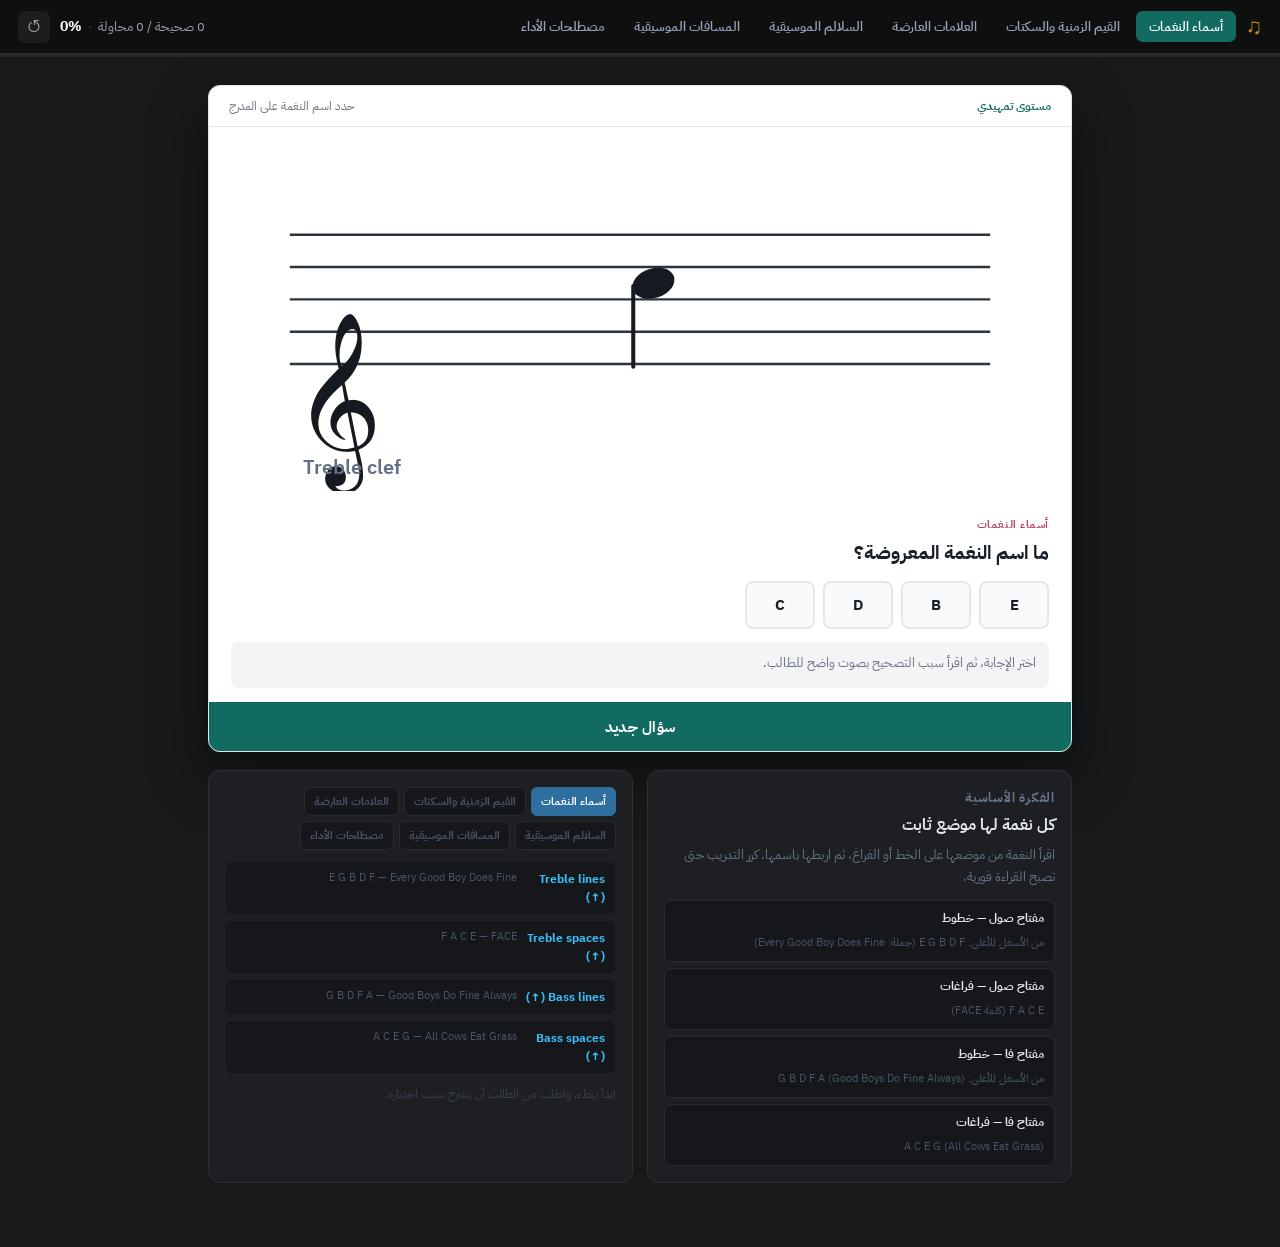
<file: index.html>
<!doctype html>
<html lang="ar" dir="rtl">
  <head>
    <meta charset="utf-8">
    <meta name="viewport" content="width=device-width, initial-scale=1">
    <title>مرجع تدريبات النوتة الموسيقية</title>
    <link rel="stylesheet" href="styles.css">
  </head>
  <body>
    <div class="app">

      <!-- ── Top Nav ── -->
      <nav class="topnav">
        <div class="brand">♫</div>
        <div class="module-tabs" id="moduleList" role="tablist"></div>
        <div class="score-strip">
          <span id="scoreText">0 / 0</span>
          <span class="dot">·</span>
          <strong id="masteryText">0%</strong>
          <button class="reset-btn" id="resetProgress" title="مسح التقدم" aria-label="مسح التقدم">↺</button>
        </div>
      </nav>

      <!-- ── Progress bar ── -->
      <div class="progress-track" aria-hidden="true">
        <span id="masteryBar"></span>
      </div>

      <!-- ── Main ── -->
      <main class="main">

        <!-- Exercise card -->
        <div class="exercise-card">
          <div class="card-header">
            <span id="difficultyLabel">مستوى تمهيدي</span>
            <span id="stageLabel">حدد اسم النغمة على المدرج</span>
          </div>

          <svg id="notationCanvas" viewBox="0 0 640 270"
               role="img" aria-label="تمرين نوتة موسيقية"
               style="width:100%;display:block"></svg>

          <div class="question-body">
            <p class="q-type" id="questionType">أسماء النغمات</p>
            <h2 class="q-text" id="questionText">ما اسم النغمة المعروضة؟</h2>
            <div class="answers" id="answers" role="group" aria-label="خيارات الإجابة"></div>
            <div class="feedback" id="feedback" aria-live="polite">
              اختر الإجابة، ثم اقرأ التفسير بصوت واضح للطالب.
            </div>
          </div>

          <button class="new-q-btn" id="newQuestion">سؤال جديد</button>
        </div>

        <!-- Info section -->
        <div class="info-section">

          <div class="concept-card">
            <p class="tag" id="conceptTag">الفكرة الأساسية</p>
            <h3 id="conceptTitle">النغمة لها مكان ثابت</h3>
            <p id="conceptText">اقرأ النغمة من مكانها على الخط أو الفراغ، ثم اربطها باسمها بالحروف.</p>
            <div class="quick-facts" id="quickFacts"></div>
          </div>

          <div class="reference-card">
            <div class="ref-tabs" id="tabs" role="tablist" aria-label="مراجع سريعة"></div>
            <div class="reference-content" id="referenceContent"></div>
            <p class="progress-copy" id="progressCopy">ابدأ بأول تدريب، ثم انتقل خطوة خطوة.</p>
          </div>

        </div>
      </main>

      <!-- Required by app.js -->
      <h2 id="moduleTitle" style="display:none"></h2>

    </div>
    <script src="app.js"></script>
  </body>
</html>
</file>
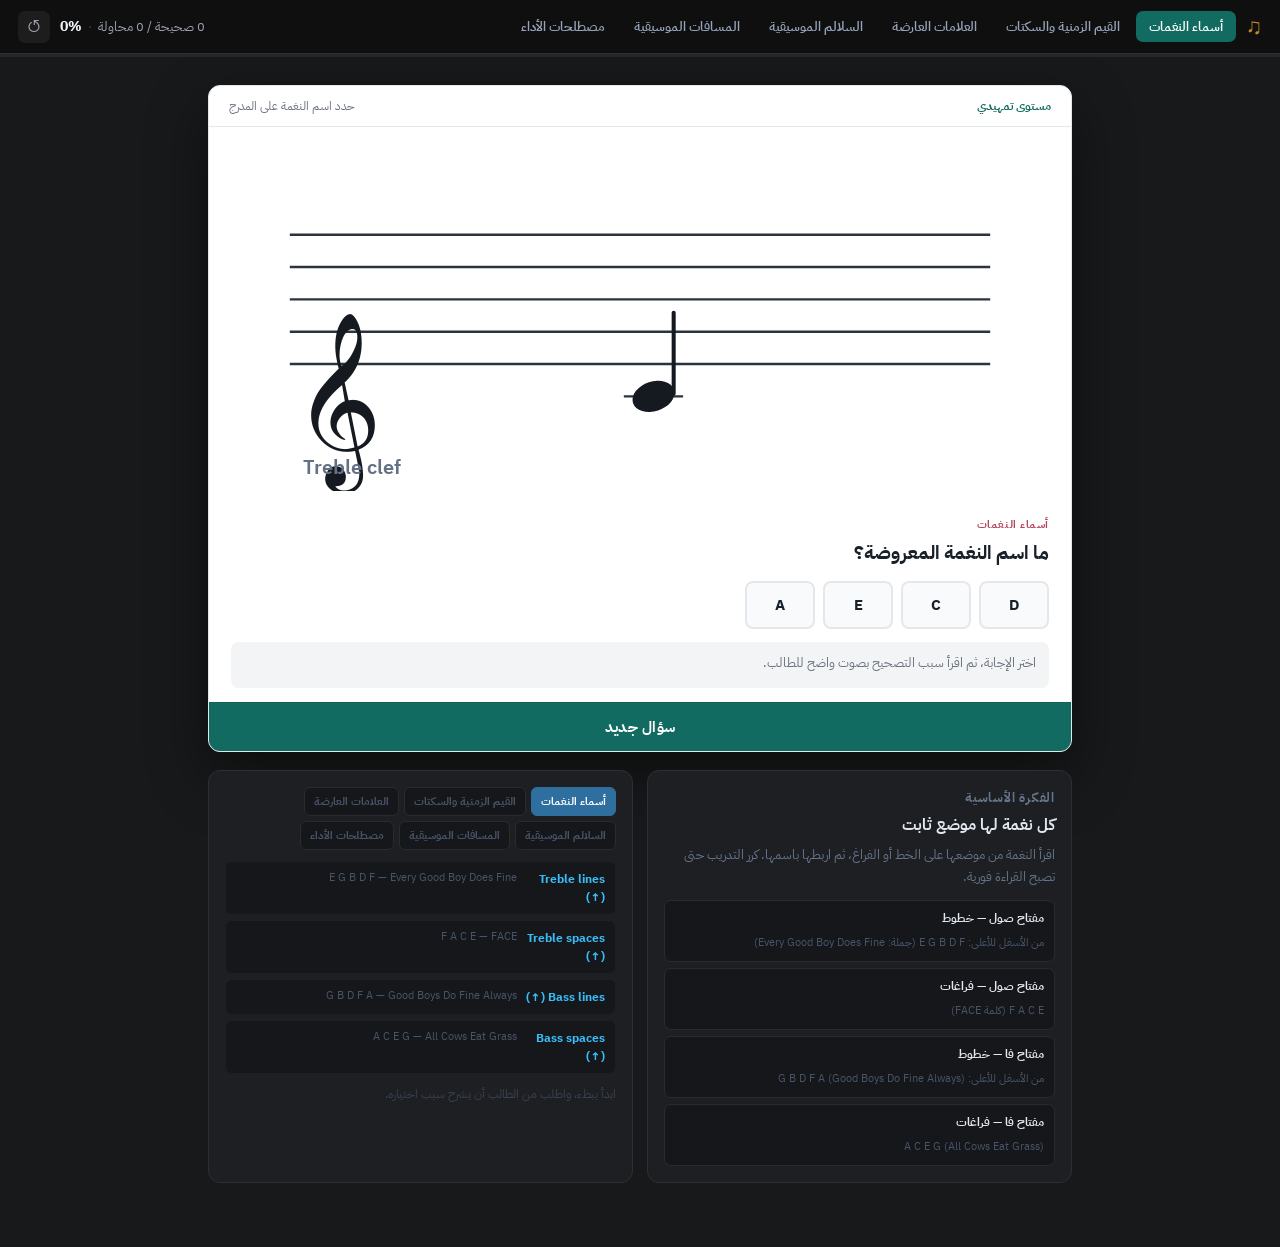
<file: music-notation-trainer-standalone.html>
<!doctype html>
<html lang="ar" dir="rtl">
  <head>
    <meta charset="utf-8">
    <meta name="viewport" content="width=device-width, initial-scale=1">
    <title>مرجع تدريبات النوتة الموسيقية</title>
    <style>
@import url('https://fonts.googleapis.com/css2?family=IBM+Plex+Sans+Arabic:wght@400;600;700&display=swap');

:root {
  --bg:          #18191a;
  --nav-bg:      #0f0f10;
  --card-bg:     #ffffff;
  --border:      #e5e7eb;
  --ink:         #18202a;
  --muted:       #6b7280;
  --accent:      #126b61;
  --accent-lt:   rgba(18,107,97,0.12);
  --correct:     #16a34a;
  --correct-bg:  #f0fdf4;
  --wrong:       #dc2626;
  --wrong-bg:    #fef2f2;
  --gold:        #c68922;
  --rose:        #b6465f;
  --blue:        #2f6f9f;
  --dark-card:   #1e1f22;
  --dark-border: #2e2f34;
  --dark-muted:  #64748b;
  --dark-text:   #e2e8f0;
  --radius:      12px;
}

*, *::before, *::after { box-sizing: border-box; margin: 0; }

body {
  min-height: 100vh;
  background: var(--bg);
  color: var(--ink);
  font-family: 'IBM Plex Sans Arabic', Tahoma, Arial, sans-serif;
}

button { font: inherit; cursor: pointer; border: none; background: none; }

/* ── Top Nav ─────────────────────────────────────── */
.topnav {
  position: sticky; top: 0; z-index: 100;
  height: 54px;
  background: var(--nav-bg);
  border-bottom: 1px solid var(--dark-border);
  display: flex; align-items: center; gap: 10px;
  padding: 0 18px;
}

.brand {
  font-size: 22px;
  color: var(--gold);
  flex-shrink: 0;
}

.module-tabs {
  display: flex; gap: 3px; flex: 1;
  overflow-x: auto; scrollbar-width: none;
}
.module-tabs::-webkit-scrollbar { display: none; }

.module-button {
  padding: 6px 13px; border-radius: 7px;
  font-size: 13px; font-weight: 600;
  color: #94a3b8; white-space: nowrap;
  transition: background .14s, color .14s;
}
.module-button:hover { background: rgba(255,255,255,0.07); color: #e2e8f0; }
.module-button.active { background: var(--accent); color: #fff; }
.module-button span { display: none; }
.module-button strong { font-weight: 600; }

.score-strip {
  flex-shrink: 0; display: flex; align-items: center; gap: 6px;
  font-size: 13px; color: #9ca3af;
}
.score-strip .dot { opacity: 0.3; }
.score-strip strong { color: #f1f5f9; font-size: 14px; }

.reset-btn {
  width: 32px; height: 32px; border-radius: 7px;
  background: rgba(255,255,255,0.06);
  color: #9ca3af; font-size: 17px;
  display: grid; place-items: center;
  transition: background .14s, color .14s;
  margin-right: 4px;
}
.reset-btn:hover { background: rgba(255,255,255,0.13); color: #e2e8f0; }

/* ── Progress track ──────────────────────────────── */
.progress-track {
  height: 3px;
  background: rgba(255,255,255,0.06);
}
.progress-track span {
  display: block; height: 100%; width: 0;
  background: var(--gold); transition: width .4s ease;
}

/* ── Main layout ─────────────────────────────────── */
.main {
  max-width: 900px; margin: 0 auto;
  padding: 28px 18px 64px;
  display: grid; gap: 18px;
}

/* ── Exercise card ───────────────────────────────── */
.exercise-card {
  background: var(--card-bg);
  border: 1px solid var(--border);
  border-radius: var(--radius);
  box-shadow: 0 24px 60px rgba(0,0,0,0.45);
  overflow: hidden;
}

.card-header {
  display: flex; justify-content: space-between; align-items: center;
  padding: 11px 20px;
  border-bottom: 1px solid var(--border);
  font-size: 12px;
}
.card-header span:first-child { color: var(--accent); font-weight: 700; }
.card-header span:last-child  { color: var(--muted); }

#notationCanvas { background: #fff; min-height: 220px; }

.question-body { padding: 18px 22px 14px; }

.q-type {
  font-size: 11px; font-weight: 800;
  text-transform: uppercase; letter-spacing: .05em;
  color: var(--rose); margin-bottom: 7px;
}
.q-text {
  font-size: 19px; font-weight: 700; line-height: 1.4;
  margin-bottom: 15px;
}

/* ── Answer buttons ──────────────────────────────── */
.answers { display: flex; flex-wrap: wrap; gap: 8px; margin-bottom: 13px; }

.answer-button {
  min-width: 70px; min-height: 48px;
  padding: 10px 16px;
  font-size: 15px; font-weight: 700;
  color: var(--ink); background: #f9fafb;
  border: 2px solid #e5e7eb; border-radius: 8px;
  transition: border-color .13s, background .13s, transform .1s;
}
.answer-button:not(:disabled):hover {
  border-color: var(--accent);
  background: var(--accent-lt);
  transform: translateY(-2px);
}
.answer-button.correct {
  border-color: var(--correct); background: var(--correct-bg); color: var(--correct);
}
.answer-button.wrong {
  border-color: var(--wrong); background: var(--wrong-bg); color: var(--wrong);
}

/* ── Feedback ────────────────────────────────────── */
.feedback {
  min-height: 46px; padding: 10px 13px; border-radius: 8px;
  background: #f3f4f6; color: var(--muted);
  font-size: 13px; line-height: 1.65;
}
.feedback.good  { background: var(--correct-bg); color: #15803d; }
.feedback.retry { background: var(--wrong-bg);   color: #b91c1c; }

/* ── New question button ─────────────────────────── */
.new-q-btn {
  display: block; width: 100%; padding: 13px;
  font-size: 15px; font-weight: 700; color: #fff;
  background: var(--accent);
  border-top: 1px solid rgba(0,0,0,0.07);
  letter-spacing: .02em;
  transition: background .14s;
}
.new-q-btn:hover { background: #0b4f49; }

/* ── Info section ────────────────────────────────── */
.info-section {
  display: grid;
  grid-template-columns: 1fr 1fr;
  gap: 14px;
}

.concept-card,
.reference-card {
  background: var(--dark-card);
  border: 1px solid var(--dark-border);
  border-radius: var(--radius);
  padding: 16px;
}

.tag {
  font-size: 10px; font-weight: 800;
  text-transform: uppercase; letter-spacing: .06em;
  color: var(--rose); margin-bottom: 5px;
}
.concept-card h3 {
  font-size: 16px; font-weight: 700;
  color: var(--dark-text); margin-bottom: 7px; line-height: 1.35;
}
.concept-card > p {
  font-size: 13px; color: var(--dark-muted); line-height: 1.75;
}

.quick-facts { display: grid; gap: 6px; margin-top: 11px; }
.fact {
  background: #16171a; border: 1px solid #2a2b30;
  border-radius: 7px; padding: 8px 10px;
}
.fact strong { display: block; color: #e2e8f0; font-size: 12px; margin-bottom: 2px; }
.fact span   { color: #475569; font-size: 11px; line-height: 1.5; }

/* ── Reference card ──────────────────────────────── */
.ref-tabs {
  display: flex; flex-wrap: wrap; gap: 5px; margin-bottom: 11px;
}
.tab-button {
  padding: 5px 9px; font-size: 11px; font-weight: 700;
  color: #475569; border: 1px solid #2a2b30;
  background: #16171a; border-radius: 6px;
  transition: all .12s;
}
.tab-button:hover { color: var(--dark-text); border-color: #555; }
.tab-button.active { color: #fff; background: var(--blue); border-color: var(--blue); }

.reference-content { display: grid; gap: 5px; }
.reference-row {
  display: grid; grid-template-columns: 80px 1fr;
  gap: 8px; padding: 8px 10px;
  border: 1px solid #1e1f22; border-radius: 7px;
  background: #16171a;
}
.reference-row strong { color: #38bdf8; font-size: 12px; }
.reference-row span   { color: #475569; font-size: 11px; line-height: 1.5; }

.progress-copy {
  margin-top: 11px; font-size: 12px;
  color: #374151; line-height: 1.6;
}

/* ── SVG: prevent RTL inheritance ───────────────── */
svg { direction: ltr; }

/* ── SVG notation styles ─────────────────────────── */
.notation-line, .ledger-line { stroke: #2a333e; stroke-width: 1.8; }
.note-head { fill: #151a21; }
.note-open { fill: #ffffff; stroke: #151a21; stroke-width: 3.5; }
.stem, .bar-line { stroke: #151a21; stroke-width: 3; stroke-linecap: round; }
.accidental, .annotation { fill: #151a21; font-weight: 700; }
.clef { fill: #151a21; }
.soft-label { fill: #647084; font-size: 15px; font-weight: 600; }

/* ── Responsive ──────────────────────────────────── */
@media (max-width: 700px) {
  .info-section { grid-template-columns: 1fr; }
  .module-button { padding: 5px 9px; font-size: 12px; }
}
@media (max-width: 480px) {
  .main { padding: 14px 12px 48px; }
  .question-body { padding: 14px 16px 10px; }
  .q-text { font-size: 16px; }
  .topnav { padding: 0 12px; gap: 6px; }
  .score-strip { font-size: 12px; }
}
    </style>
  </head>
  <body>
    <div class="app">

      <!-- ── Top Nav ── -->
      <nav class="topnav">
        <div class="brand">♫</div>
        <div class="module-tabs" id="moduleList" role="tablist"></div>
        <div class="score-strip">
          <span id="scoreText">0 / 0</span>
          <span class="dot">·</span>
          <strong id="masteryText">0%</strong>
          <button class="reset-btn" id="resetProgress" title="مسح التقدم" aria-label="مسح التقدم">↺</button>
        </div>
      </nav>

      <!-- ── Progress bar ── -->
      <div class="progress-track" aria-hidden="true">
        <span id="masteryBar"></span>
      </div>

      <!-- ── Main ── -->
      <main class="main">

        <!-- Exercise card -->
        <div class="exercise-card">
          <div class="card-header">
            <span id="difficultyLabel">مستوى تمهيدي</span>
            <span id="stageLabel">حدد اسم النغمة على المدرج</span>
          </div>

          <svg id="notationCanvas" viewBox="0 0 640 270"
               role="img" aria-label="تمرين نوتة موسيقية"
               style="width:100%;display:block"></svg>

          <div class="question-body">
            <p class="q-type" id="questionType">أسماء النغمات</p>
            <h2 class="q-text" id="questionText">ما اسم النغمة المعروضة؟</h2>
            <div class="answers" id="answers" role="group" aria-label="خيارات الإجابة"></div>
            <div class="feedback" id="feedback" aria-live="polite">
              اختر الإجابة، ثم اقرأ التفسير بصوت واضح للطالب.
            </div>
          </div>

          <button class="new-q-btn" id="newQuestion">سؤال جديد</button>
        </div>

        <!-- Info section -->
        <div class="info-section">

          <div class="concept-card">
            <p class="tag" id="conceptTag">الفكرة الأساسية</p>
            <h3 id="conceptTitle">النغمة لها مكان ثابت</h3>
            <p id="conceptText">اقرأ النغمة من مكانها على الخط أو الفراغ، ثم اربطها باسمها بالحروف.</p>
            <div class="quick-facts" id="quickFacts"></div>
          </div>

          <div class="reference-card">
            <div class="ref-tabs" id="tabs" role="tablist" aria-label="مراجع سريعة"></div>
            <div class="reference-content" id="referenceContent"></div>
            <p class="progress-copy" id="progressCopy">ابدأ بأول تدريب، ثم انتقل خطوة خطوة.</p>
          </div>

        </div>
      </main>

      <!-- Required by app.js -->
      <h2 id="moduleTitle" style="display:none"></h2>

    </div>
    <script>
/* ═══════════════════════════════════════════════════════════
   Musical Notation Trainer  —  Improved v2
   Fixes: accurate staff positioning, dynamic distractors,
   expanded question banks, correct interval drawing
   ═══════════════════════════════════════════════════════════ */

/* ─── Constants ─────────────────────────────────────────── */

// Treble clef: staff lines from bottom = E4 G4 B4 D5 F5
// Staff line 0 (top) = F5, line 4 (bottom) = E4
// SVG staff lines at y = 80, 104, 128, 152, 176  (gap = 24px)
const STAFF  = { top: 80, gap: 24 };   // staff top y, space between lines
const MID_Y  = STAFF.top + 2 * STAFF.gap; // y=128, middle line (B4) — stem direction pivot

// Convert pitch step to y coordinate
// step 0 = E4 (bottom line), step increases upward
// Each half-step on the diatonic scale = 12px (half a staff space)
function pitchToY(step) {
  // Bottom line (E4) = staff line index 4 = y 176
  return STAFF.top + (4 * STAFF.gap) - step * (STAFF.gap / 2);
}

// Helper: draw the 5 staff lines
function staffSVG(x1 = 60, x2 = 580) {
  return Array.from({ length: 5 }, (_, i) => {
    const y = STAFF.top + i * STAFF.gap;
    return `<line class="notation-line" x1="${x1}" y1="${y}" x2="${x2}" y2="${y}"/>`;
  }).join('');
}

// Helper: filled note head — stem up when below middle line, down when above
function noteHeadFilled(x, y) {
  const up = y >= MID_Y;
  const sx = up ? x + 15 : x - 15;
  const [sy1, sy2] = up ? [y - 2, y - 62] : [y + 2, y + 62];
  return `<ellipse class="note-head" cx="${x}" cy="${y}" rx="16" ry="11" transform="rotate(-18 ${x} ${y})"/>
  <line class="stem" x1="${sx}" y1="${sy1}" x2="${sx}" y2="${sy2}"/>`;
}

// Helper: open (hollow) note head — same stem direction logic
function noteHeadOpen(x, y) {
  const up = y >= MID_Y;
  const sx = up ? x + 15 : x - 15;
  const [sy1, sy2] = up ? [y - 2, y - 62] : [y + 2, y + 62];
  return `<ellipse class="note-open" cx="${x}" cy="${y}" rx="16" ry="11" transform="rotate(-18 ${x} ${y})"/>
  <line class="stem" x1="${sx}" y1="${sy1}" x2="${sx}" y2="${sy2}"/>`;
}

// Helper: whole note (no stem)
function noteWhole(x, y) {
  return `<ellipse class="note-open" cx="${x}" cy="${y}" rx="19" ry="13" transform="rotate(-15 ${x} ${y})"/>
  <ellipse fill="white" cx="${x + 2}" cy="${y - 1}" rx="10" ry="7" transform="rotate(-15 ${x} ${y})"/>`;
}

// Ledger lines when note is outside staff
function ledgerLines(x, y) {
  const lines = [];
  const bottomLine = STAFF.top + 4 * STAFF.gap; // 176
  const topLine = STAFF.top;                     // 80
  // Below staff
  let ly = bottomLine + STAFF.gap;
  while (ly <= y + 1) {
    lines.push(`<line class="ledger-line" x1="${x - 22}" y1="${ly}" x2="${x + 22}" y2="${ly}"/>`);
    ly += STAFF.gap;
  }
  // Above staff
  ly = topLine - STAFF.gap;
  while (ly >= y - 1) {
    lines.push(`<line class="ledger-line" x1="${x - 22}" y1="${ly}" x2="${x + 22}" y2="${ly}"/>`);
    ly -= STAFF.gap;
  }
  return lines.join('');
}

/* ─── Treble clef SVG path (accurate) ───────────────────── */
function trebleClef() {
  return `<text x="62" y="240" font-size="112" class="clef" direction="ltr" style="font-family:serif">𝄞</text>`;
}

function bassClef() {
  return `<text x="65" y="148" font-size="76" class="clef" direction="ltr" style="font-family:serif">𝄢</text>`;
}

/* ─── Module definitions ─────────────────────────────────── */
const modules = [
  {
    id: 'notes',
    title: 'أسماء النغمات',
    short: 'المدرج الكبير — مفتاح صول وفا',
    label: 'حدد اسم النغمة على المدرج',
    difficulty: 'مستوى تمهيدي',
    tag: 'الفكرة الأساسية',
    concept: 'كل نغمة لها موضع ثابت',
    text: 'اقرأ النغمة من موضعها على الخط أو الفراغ، ثم اربطها باسمها. كرر التدريب حتى تصبح القراءة فورية.',
    facts: [
      ['مفتاح صول — خطوط', 'من الأسفل للأعلى: E G B D F (جملة: Every Good Boy Does Fine)'],
      ['مفتاح صول — فراغات', 'F A C E (كلمة FACE)'],
      ['مفتاح فا — خطوط', 'من الأسفل للأعلى: G B D F A (Good Boys Do Fine Always)'],
      ['مفتاح فا — فراغات', 'A C E G (All Cows Eat Grass)']
    ],
    refs: 'notes'
  },
  {
    id: 'rhythm',
    title: 'القيم الزمنية والسكتات',
    short: 'نبضة، ميزان، نوار، كروش',
    label: 'اقرأ قيمة الرمز الزمني',
    difficulty: 'أساس الإيقاع',
    tag: 'الفكرة الأساسية',
    concept: 'كل رمز يساوي عدداً من النبضات',
    text: 'ربط شكل النوتة أو السكتة بعدد النبضات أساس الإيقاع. الهدف أن يرى الطالب الرمز فيقول مدته فوراً.',
    facts: [
      ['Whole note', 'تساوي 4 نبضات في ميزان 4/4'],
      ['Half note', 'تساوي 2 نبضة'],
      ['Quarter note', 'تساوي 1 نبضة — مرجع العد الأكثر استخداماً'],
      ['Eighth note', 'تساوي نصف نبضة — كروش']
    ],
    refs: 'rhythm'
  },
  {
    id: 'accidentals',
    title: 'العلامات العارضة',
    short: 'Sharp ♯ · Flat ♭ · Natural ♮',
    label: 'تعرف على أثر العلامة على النغمة',
    difficulty: 'قبل السلالم',
    tag: 'الفكرة الأساسية',
    concept: 'العلامة تغير ارتفاع النغمة نصف درجة',
    text: 'الدييز يرفع نصف خطوة، البيمول يخفض نصف خطوة، الناتشورال يلغي تأثير العلامة السابقة ضمن المازورة.',
    facts: [
      ['Sharp ♯', 'يرفع النغمة نصف خطوة كرومية'],
      ['Flat ♭', 'يخفض النغمة نصف خطوة كرومية'],
      ['Natural ♮', 'يلغي أثر الدييز أو البيمول'],
      ['Double sharp ×', 'يرفع النغمة خطوة كاملة (نادر، موجود في بعض سلالم الـ harmonic)']
    ],
    refs: 'accidentals'
  },
  {
    id: 'scales',
    title: 'السلالم الموسيقية',
    short: 'Major · Minor · Chromatic',
    label: 'اكتشف نوع السلم أو نمطه',
    difficulty: 'بناء السلالم',
    tag: 'الفكرة الأساسية',
    concept: 'السلم نمط ثابت من أنصاف الخطوات والخطوات الكاملة',
    text: 'السلم الكبير له نمط W W H W W W H. هذه الخريطة تسهّل الكتابة وتساعد على التعرف على المفتاح.',
    facts: [
      ['Major', 'W W H W W W H'],
      ['Natural minor', 'W H W W H W W'],
      ['Harmonic minor', 'W H W W H A H  (A = augmented 2nd)'],
      ['Chromatic', 'حركة متتالية بأنصاف خطوات — 12 نغمة في الأوكتاف']
    ],
    refs: 'scales'
  },
  {
    id: 'intervals',
    title: 'المسافات الموسيقية',
    short: 'Major · Minor · Perfect',
    label: 'احسب المسافة بين نغمتين',
    difficulty: 'تدريب متوسط',
    tag: 'الفكرة الأساسية',
    concept: 'المسافة = رقم الدرجة + نوع الجودة',
    text: 'نعد أسماء النغمات أولاً لمعرفة الرقم (الثانية، الثالثة…)، ثم نحسب أنصاف الخطوات لنحدد الجودة: كبير، صغير، تام، زائد، ناقص.',
    facts: [
      ['Perfect unison/4th/5th/8th', 'لا تقبل "كبير" أو "صغير"، فقط تام/زائد/ناقص'],
      ['Major 3rd', '4 أنصاف خطوات'],
      ['Minor 3rd', '3 أنصاف خطوات'],
      ['Perfect 5th', '7 أنصاف خطوات'],
      ['Tritone (dim 5 / aug 4)', '6 أنصاف خطوات — "شيطان الموسيقى" تاريخياً']
    ],
    refs: 'intervals'
  },
  {
    id: 'terms',
    title: 'مصطلحات الأداء',
    short: 'Tempo · Dynamics · Expression',
    label: 'اربط المصطلح بمعناه',
    difficulty: 'حفظ عملي',
    tag: 'الفكرة الأساسية',
    concept: 'المصطلح يخبر العازف كيف يؤدي لا ماذا يعزف فقط',
    text: 'هذه المصطلحات مستقاة من الإيطالية في معظمها. تشمل السرعة (Tempo)، الديناميك، والطابع التعبيري.',
    facts: [
      ['Tempo', 'السرعة: Grave → Largo → Adagio → Andante → Moderato → Allegro → Presto'],
      ['Dynamics', 'القوة: ppp → pp → p → mp → mf → f → ff → fff'],
      ['Articulation', 'طريقة النطق: legato، staccato، accent، tenuto'],
      ['Expression', 'كـ dolce (ناعم) أو espressivo (معبّر) أو agitato (مضطرب)']
    ],
    refs: 'terms'
  }
];

/* ─── Reference tables ───────────────────────────────────── */
const references = {
  notes: [
    ['Treble lines (↑)', 'E  G  B  D  F  — Every Good Boy Does Fine'],
    ['Treble spaces (↑)', 'F  A  C  E  — FACE'],
    ['Bass lines (↑)', 'G  B  D  F  A  — Good Boys Do Fine Always'],
    ['Bass spaces (↑)', 'A  C  E  G  — All Cows Eat Grass']
  ],
  rhythm: [
    ['Whole note', '4 beats   𝅝'],
    ['Half note', '2 beats   𝅗𝅥'],
    ['Quarter note', '1 beat   ♩'],
    ['Eighth note', '½ beat   ♪'],
    ['Dotted half', '3 beats'],
    ['Dotted quarter', '1½ beats']
  ],
  accidentals: [
    ['♯ Sharp', 'Raises pitch by 1 half step'],
    ['♭ Flat', 'Lowers pitch by 1 half step'],
    ['♮ Natural', 'Cancels sharp or flat'],
    ['× Double sharp', 'Raises pitch by 1 whole step'],
    ['𝄫 Double flat', 'Lowers pitch by 1 whole step'],
    ['Enharmonic', 'C♯ = D♭  |  F♯ = G♭  |  B = C♭']
  ],
  scales: [
    ['Major', 'W W H W W H → W'],
    ['Natural minor', 'W H W W H W W'],
    ['Harmonic minor', 'W H W W H A H'],
    ['Melodic minor ↑', 'W H W W W W H'],
    ['Chromatic', 'H H H H H H H H H H H H'],
    ['Whole tone', 'W W W W W W']
  ],
  intervals: [
    ['m2', '1 half step'],
    ['M2', '2 half steps'],
    ['m3', '3 half steps'],
    ['M3', '4 half steps'],
    ['P4', '5 half steps'],
    ['TT', '6 half steps (tritone)'],
    ['P5', '7 half steps'],
    ['m6', '8 half steps'],
    ['M6', '9 half steps'],
    ['m7', '10 half steps'],
    ['M7', '11 half steps'],
    ['P8', '12 half steps']
  ],
  terms: [
    ['Largo', 'Very slow, broad (~40–60 bpm)'],
    ['Adagio', 'Slow, at ease (~66–76 bpm)'],
    ['Andante', 'Walking pace (~76–108 bpm)'],
    ['Moderato', 'Moderate (~108–120 bpm)'],
    ['Allegro', 'Fast, lively (~120–168 bpm)'],
    ['Presto', 'Very fast (~168–200 bpm)'],
    ['Forte (f)', 'Loud'],
    ['Piano (p)', 'Soft'],
    ['Crescendo', 'Gradually louder'],
    ['Diminuendo', 'Gradually softer'],
    ['Legato', 'Smoothly connected'],
    ['Staccato', 'Short, detached']
  ]
};

/* ─── Question banks ─────────────────────────────────────── */

const trebleNotes = [
  { name:'C4', step:-2, hint:'Middle C — خط إضافي أسفل المدرج' },
  { name:'D4', step:-1, hint:'أسفل الخط الأول مباشرة في مفتاح صول' },
  { name:'E4', step:0,  hint:'الخط الأول (السفلي) في مفتاح صول' },
  { name:'F4', step:1,  hint:'الفراغ الأول' },
  { name:'G4', step:2,  hint:'الخط الثاني — نقطة التفاف مفتاح صول' },
  { name:'A4', step:3,  hint:'الفراغ الثاني' },
  { name:'B4', step:4,  hint:'الخط الثالث' },
  { name:'C5', step:5,  hint:'الفراغ الثالث' },
  { name:'D5', step:6,  hint:'الخط الرابع' },
  { name:'E5', step:7,  hint:'الفراغ الرابع (الأعلى)' },
  { name:'F5', step:8,  hint:'الخط الخامس (العلوي)' }
];

const bassNotes = [
  { name:'G2', step:0,  hint:'الخط الأول (السفلي) في مفتاح فا', clef:'bass' },
  { name:'A2', step:1,  hint:'الفراغ الأول في مفتاح فا', clef:'bass' },
  { name:'B2', step:2,  hint:'الخط الثاني في مفتاح فا', clef:'bass' },
  { name:'C3', step:3,  hint:'الفراغ الثاني في مفتاح فا', clef:'bass' },
  { name:'D3', step:4,  hint:'الخط الثالث في مفتاح فا', clef:'bass' },
  { name:'E3', step:5,  hint:'الفراغ الثالث في مفتاح فا', clef:'bass' },
  { name:'F3', step:6,  hint:'الخط الرابع في مفتاح فا', clef:'bass' },
  { name:'G3', step:7,  hint:'الفراغ الرابع في مفتاح فا', clef:'bass' },
  { name:'A3', step:8,  hint:'الخط الخامس (العلوي) في مفتاح فا', clef:'bass' }
];

const rhythmBank = [
  { symbol:'whole',   answer:'4 نبضات',   prompt:'كم تساوي النوتة الكاملة (Whole note)؟',     distractors:['2 نبضة','1 نبضة','نصف نبضة','3 نبضات'] },
  { symbol:'half',    answer:'2 نبضة',    prompt:'كم تساوي النوتة البيضاء (Half note)؟',     distractors:['4 نبضات','1 نبضة','نصف نبضة','3 نبضات'] },
  { symbol:'quarter', answer:'1 نبضة',   prompt:'كم تساوي النوتة السوداء (Quarter note)؟', distractors:['4 نبضات','2 نبضة','نصف نبضة','3 نبضات'] },
  { symbol:'eighth',  answer:'نصف نبضة', prompt:'كم تساوي الكروش (Eighth note)؟',          distractors:['4 نبضات','2 نبضة','1 نبضة','3 نبضات'] }
];

const accidentalsBank = [
  { symbol:'♯', caption:'Sharp',   answer:'يرفع نصف درجة',    prompt:'ما وظيفة علامة Sharp ♯؟',    distractors:['يخفض نصف درجة','يلغي العلامة','يضيف نبضة','يرفع درجة كاملة'] },
  { symbol:'♭', caption:'Flat',    answer:'يخفض نصف درجة',    prompt:'ما وظيفة علامة Flat ♭؟',     distractors:['يرفع نصف درجة','يلغي العلامة','يضيف نبضة','يرفع درجة كاملة'] },
  { symbol:'♮', caption:'Natural', answer:'يلغي العلامة السابقة', prompt:'ما وظيفة علامة Natural ♮؟', distractors:['يرفع نصف درجة','يخفض نصف درجة','يضيف نبضة','يرفع درجة كاملة'] }
];

const scalesBank = [
  { pattern:'W  W  H  W  W  W  H', answer:'Major scale',       prompt:'أي سلم يستخدم هذا النمط؟', distractors:['Natural minor','Harmonic minor','Chromatic scale'] },
  { pattern:'W  H  W  W  H  W  W', answer:'Natural minor',     prompt:'أي سلم يستخدم هذا النمط؟', distractors:['Major scale','Harmonic minor','Melodic minor'] },
  { pattern:'W  H  W  W  H  A  H', answer:'Harmonic minor',    prompt:'أي سلم يحتوي على ثانية زائدة (Augmented 2nd)؟', distractors:['Major scale','Natural minor','Melodic minor'] },
  { pattern:'أنصاف خطوات متتالية × 12', answer:'Chromatic scale', prompt:'ما اسم السلم الذي يتحرك بأنصاف خطوات متتالية؟', distractors:['Major scale','Natural minor','Whole tone scale'] }
];

const intervalsBank = [
  { lower:'C', upper:'D',  halfSteps:2,  answer:'Major 2nd  (M2)', prompt:'ما المسافة من C إلى D؟',  distractors:['Minor 2nd','Major 3rd','Perfect 4th'] },
  { lower:'C', upper:'Eb', halfSteps:3,  answer:'Minor 3rd  (m3)', prompt:'ما المسافة من C إلى E♭؟', distractors:['Major 3rd','Major 2nd','Perfect 4th'] },
  { lower:'C', upper:'E',  halfSteps:4,  answer:'Major 3rd  (M3)', prompt:'ما المسافة من C إلى E؟',  distractors:['Minor 3rd','Perfect 4th','Major 2nd'] },
  { lower:'C', upper:'F',  halfSteps:5,  answer:'Perfect 4th (P4)', prompt:'ما المسافة من C إلى F؟',  distractors:['Major 3rd','Tritone','Perfect 5th'] },
  { lower:'C', upper:'F#', halfSteps:6,  answer:'Tritone  (A4/d5)', prompt:'ما المسافة من C إلى F♯؟', distractors:['Perfect 4th','Perfect 5th','Minor 6th'] },
  { lower:'C', upper:'G',  halfSteps:7,  answer:'Perfect 5th (P5)', prompt:'ما المسافة من C إلى G؟',  distractors:['Minor 6th','Tritone','Major 6th'] },
  { lower:'C', upper:'A',  halfSteps:9,  answer:'Major 6th  (M6)', prompt:'ما المسافة من C إلى A؟',  distractors:['Minor 6th','Perfect 5th','Minor 7th'] },
  { lower:'C', upper:'Bb', halfSteps:10, answer:'Minor 7th  (m7)', prompt:'ما المسافة من C إلى B♭؟', distractors:['Major 7th','Major 6th','Perfect 8th'] }
];

const termsBank = [
  { term:'Allegro',    answer:'سريع وحيوي',        prompt:'ما معنى Allegro؟',    distractors:['بطيء جداً','سرعة مشي','عزف خافت','متوسط السرعة'] },
  { term:'Piano',      answer:'عزف خافت',           prompt:'ما معنى Piano (p)؟',  distractors:['سريع وحيوي','قوي جداً','بطيء','تدرج في القوة'] },
  { term:'Forte',      answer:'عزف قوي',            prompt:'ما معنى Forte (f)؟',  distractors:['خافت جداً','بطيء','سريع وحيوي','عزف خافت'] },
  { term:'Crescendo',  answer:'يزداد تدريجياً',     prompt:'ما معنى Crescendo؟',  distractors:['يخفت تدريجياً','بطيء جداً','سريع','عزف خافت'] },
  { term:'Andante',    answer:'سرعة مشي هادئة',     prompt:'ما معنى Andante؟',    distractors:['سريع جداً','بطيء جداً','قوي','خافت'] },
  { term:'Legato',     answer:'متصل وسلس',          prompt:'ما معنى Legato؟',     distractors:['منفصل ومقتطع','سريع','بطيء','قوي'] },
  { term:'Staccato',   answer:'مقتطع ومنفصل',       prompt:'ما معنى Staccato؟',   distractors:['متصل وسلس','بطيء','سريع','خافت'] },
  { term:'Ritardando', answer:'تباطؤ تدريجي',        prompt:'ما معنى Ritardando؟', distractors:['تسارع تدريجي','عزف قوي','عزف خافت','سرعة ثابتة'] }
];

/* ─── State ──────────────────────────────────────────────── */
const state = {
  moduleId: 'notes',
  activeTab: 'notes',
  score: JSON.parse(localStorage.getItem('notationScore_v2') || '{"correct":0,"attempts":0}')
};

/* ─── DOM refs ───────────────────────────────────────────── */
const $ = id => document.getElementById(id);
const moduleList       = $('moduleList');
const moduleTitle      = $('moduleTitle');
const stageLabel       = $('stageLabel');
const difficultyLabel  = $('difficultyLabel');
const conceptTag       = $('conceptTag');
const conceptTitle     = $('conceptTitle');
const conceptText      = $('conceptText');
const quickFacts       = $('quickFacts');
const canvas           = $('notationCanvas');
const questionText     = $('questionText');
const questionType     = $('questionType');
const answersEl        = $('answers');
const feedback         = $('feedback');
const scoreText        = $('scoreText');
const masteryText      = $('masteryText');
const masteryBar       = $('masteryBar');
const progressCopy     = $('progressCopy');
const tabs             = $('tabs');
const referenceContent = $('referenceContent');

/* ─── Utilities ──────────────────────────────────────────── */
function pick(arr) { return arr[Math.floor(Math.random() * arr.length)] }
function shuffle(arr) { return [...arr].sort(() => Math.random() - 0.5) }

function saveScore() {
  localStorage.setItem('notationScore_v2', JSON.stringify(state.score));
}

function updateScore() {
  const { correct, attempts } = state.score;
  scoreText.textContent = `${correct} صحيحة / ${attempts} محاولة`;
  const pct = attempts ? Math.round((correct / attempts) * 100) : 0;
  masteryText.textContent = `${pct}%`;
  masteryBar.style.width = `${pct}%`;
  progressCopy.textContent =
    pct >= 80 ? 'ممتاز — الطالب جاهز لأسئلة أسرع وأقل تلميحاً.' :
    pct >= 50 ? 'تقدم جيد — كرر الأسئلة الخاطئة مع شرح بصري.' :
                'ابدأ ببطء، واطلب من الطالب أن يشرح سبب اختياره.';
}

/* ─── Render modules ─────────────────────────────────────── */
function renderModules() {
  moduleList.innerHTML = '';
  modules.forEach(m => {
    const btn = document.createElement('button');
    btn.className = 'module-button' + (m.id === state.moduleId ? ' active' : '');
    btn.textContent = m.title;
    btn.addEventListener('click', () => { state.moduleId = m.id; state.activeTab = m.refs; renderApp(); });
    moduleList.appendChild(btn);
  });
}

function renderConcept(m) {
  moduleTitle.textContent = m.title;
  stageLabel.textContent  = m.label;
  difficultyLabel.textContent = m.difficulty;
  conceptTag.textContent  = m.tag;
  conceptTitle.textContent = m.concept;
  conceptText.textContent = m.text;
  quickFacts.innerHTML = m.facts
    .map(([l, b]) => `<div class="fact"><strong>${l}</strong><span>${b}</span></div>`)
    .join('');
}

function renderTabs() {
  tabs.innerHTML = '';
  modules.forEach(m => {
    const btn = document.createElement('button');
    btn.className = 'tab-button' + (m.refs === state.activeTab ? ' active' : '');
    btn.textContent = m.title;
    btn.addEventListener('click', () => { state.activeTab = m.refs; renderReference(); });
    tabs.appendChild(btn);
  });
  renderReference();
}

function renderReference() {
  referenceContent.innerHTML = references[state.activeTab]
    .map(([l, b]) => `<div class="reference-row"><strong>${l}</strong><span>${b}</span></div>`)
    .join('');
  [...tabs.children].forEach((btn, i) => btn.classList.toggle('active', modules[i].refs === state.activeTab));
}

/* ─── Answer buttons ─────────────────────────────────────── */
function setAnswers(correct, distractors, explanation) {
  answersEl.innerHTML = '';
  const choices = shuffle([correct, ...shuffle(distractors).slice(0, 3)]);
  choices.forEach(opt => {
    const btn = document.createElement('button');
    btn.className = 'answer-button';
    btn.textContent = opt;
    btn.addEventListener('click', () => {
      const ok = opt === correct;
      state.score.attempts++;
      if (ok) state.score.correct++;
      saveScore(); updateScore();
      [...answersEl.children].forEach(b => {
        b.disabled = true;
        if (b.textContent === correct) b.classList.add('correct');
      });
      if (!ok) btn.classList.add('wrong');
      feedback.className = `feedback ${ok ? 'good' : 'retry'}`;
      feedback.textContent = ok
        ? `✓ صحيح. ${explanation}`
        : `✗ الإجابة الصحيحة: ${correct}. ${explanation}`;
    });
    answersEl.appendChild(btn);
  });
}

/* ─── Drawing functions ──────────────────────────────────── */

function drawNoteOnTrebleStaff(note, cx = 330) {
  const y = pitchToY(note.step);
  const svgH = 270;
  return `<svg id="notationCanvas" viewBox="0 0 640 ${svgH}" role="img" aria-label="نغمة على مفتاح صول">
    ${staffSVG()}
    ${trebleClef()}
    ${ledgerLines(cx, y)}
    ${noteHeadFilled(cx, y)}
    <text class="soft-label" x="70" y="${svgH - 12}" direction="ltr">Treble clef</text>
  </svg>`;
}

function drawNoteOnBassStaff(note, cx = 330) {
  const y = pitchToY(note.step);
  const svgH = 270;
  return `<svg id="notationCanvas" viewBox="0 0 640 ${svgH}" role="img" aria-label="نغمة على مفتاح فا">
    ${staffSVG()}
    ${bassClef()}
    ${ledgerLines(cx, y)}
    ${noteHeadFilled(cx, y)}
    <text class="soft-label" x="70" y="${svgH - 12}" direction="ltr">Bass clef</text>
  </svg>`;
}

function drawRhythm(symbol) {
  const cx = 320, cy = pitchToY(4);
  const shapes = {
    whole:   noteWhole(cx, cy),
    half:    noteHeadOpen(cx, cy),
    quarter: noteHeadFilled(cx, cy),
    eighth:  noteHeadFilled(cx, cy) +
      `<path d="M${cx+15} ${cy-62} C${cx+58} ${cy-52} ${cx+52} ${cy-24} ${cx+18} ${cy-22}"
             fill="none" stroke="#151a21" stroke-width="4" stroke-linecap="round"/>`
  };
  const labels = {
    whole:   { en:'Whole note',   fr:'روند',  ar:'الكاملة' },
    half:    { en:'Half note',    fr:'بلانش', ar:'البيضاء' },
    quarter: { en:'Quarter note', fr:'نُوار', ar:'السوداء' },
    eighth:  { en:'Eighth note',  fr:'كروش',  ar:'الكروش'  }
  };
  const lbl = labels[symbol];
  return `<svg id="notationCanvas" viewBox="0 0 640 290" role="img" aria-label="قيمة زمنية">
    ${staffSVG()}
    ${trebleClef()}
    ${shapes[symbol]}
    <text x="320" y="208" text-anchor="middle" font-size="13" font-weight="700" fill="#2f6f9f" direction="ltr" font-family="serif">${lbl.en}</text>
    <text x="320" y="228" text-anchor="middle" font-size="13" font-weight="700" fill="#126b61" direction="ltr">${lbl.fr}</text>
    <text x="320" y="248" text-anchor="middle" font-size="13" font-weight="700" fill="#b6465f" direction="ltr">${lbl.ar}</text>
  </svg>`;
}

function drawAccidental(symbol, caption) {
  const cx = 350, cy = pitchToY(4);
  return `<svg id="notationCanvas" viewBox="0 0 640 270" role="img" aria-label="علامة عارضة">
    ${staffSVG()}
    ${trebleClef()}
    <text x="${cx - 52}" y="${cy + 16}" font-size="68" class="accidental">${symbol}</text>
    ${noteHeadFilled(cx, cy)}
    <text class="soft-label" x="70" y="258" direction="ltr">${caption}</text>
  </svg>`;
}

function drawScalePattern(pattern) {
  const steps = [-2, -1, 0, 1, 2, 3, 4, 5];
  const xs = [140, 192, 244, 296, 348, 400, 452, 504];
  const notes = steps.map((s, i) => {
    const y = pitchToY(s);
    return ledgerLines(xs[i], y) + noteHeadFilled(xs[i], y);
  });
  const barY1 = STAFF.top, barY2 = STAFF.top + 4 * STAFF.gap;
  return `<svg id="notationCanvas" viewBox="0 0 640 285" role="img" aria-label="نمط السلم">
    ${staffSVG(60, 530)}
    ${trebleClef()}
    ${notes.join('')}
    <line class="bar-line" x1="520" y1="${barY1}" x2="520" y2="${barY2}"/>
    <text x="70" y="265" font-size="15" font-weight="700" fill="#126b61" direction="ltr">${pattern}</text>
  </svg>`;
}

function drawInterval(item) {
  const cx1 = 260, cx2 = 380;
  const y1 = pitchToY(5);
  const halfStepToDiatonicOffset = { 2:1, 3:2, 4:2, 5:3, 6:3, 7:4, 9:5, 10:6, 11:6 };
  const dOffset = halfStepToDiatonicOffset[item.halfSteps] ?? 2;
  const y2 = pitchToY(5 + dOffset);

  const accMap = { 'Eb':true, 'F#':true, 'Bb':true };
  const upperAcc = accMap[item.upper]
    ? (item.upper.includes('b') ? '♭' : '♯')
    : '';

  return `<svg id="notationCanvas" viewBox="0 0 640 270" role="img" aria-label="مسافة موسيقية">
    ${staffSVG()}
    ${trebleClef()}
    ${ledgerLines(cx1, y1)}
    ${ledgerLines(cx2, y2)}
    ${noteHeadFilled(cx1, y1)}
    ${noteHeadFilled(cx2, y2)}
    ${upperAcc ? `<text x="${cx2 - 50}" y="${y2 + 14}" font-size="44" class="accidental" direction="ltr">${upperAcc}</text>` : ''}
    <line stroke="#126b61" stroke-width="1.5" stroke-dasharray="5,4"
          x1="${cx1 + 18}" y1="${y1 - 55}" x2="${cx2 - 6}" y2="${y2 - 55}"/>
    <text x="${(cx1 + cx2) / 2}" y="${Math.min(y1, y2) - 68}" text-anchor="middle"
          font-size="15" font-weight="700" fill="#126b61" direction="ltr">${item.halfSteps} half steps</text>
    <text class="soft-label" x="70" y="258" direction="ltr">${item.lower}  →  ${item.upper}</text>
  </svg>`;
}

function drawTerm(term) {
  return `<svg id="notationCanvas" viewBox="0 0 640 270" role="img" aria-label="مصطلح موسيقي">
    ${staffSVG()}
    ${trebleClef()}
    <text x="320" y="148" text-anchor="middle" font-size="52" font-weight="800"
          font-family="serif" fill="#18202a" direction="ltr">${term}</text>
    <text class="soft-label" x="70" y="258" direction="ltr">Performance term</text>
  </svg>`;
}

/* ─── Replace canvas SVG ─────────────────────────────────── */
function setCanvas(svgHTML) {
  document.getElementById('notationCanvas').outerHTML = svgHTML;
}

/* ─── New question ───────────────────────────────────────── */
function newQuestion() {
  const m = modules.find(x => x.id === state.moduleId);
  feedback.className = 'feedback';
  feedback.textContent = 'اختر الإجابة، ثم اقرأ سبب التصحيح بصوت واضح للطالب.';
  questionType.textContent = m.title;

  if (state.moduleId === 'notes') {
    const pool = Math.random() > 0.5 ? trebleNotes : bassNotes;
    const note = pick(pool);
    questionText.textContent = 'ما اسم النغمة المعروضة؟';
    const isBass = note.clef === 'bass';
    setCanvas(isBass ? drawNoteOnBassStaff(note) : drawNoteOnTrebleStaff(note));
    const allNames = ['C','D','E','F','G','A','B'];
    const distractors = allNames.filter(n => n !== note.name[0]);
    setAnswers(note.name[0], distractors, note.hint);
  }

  else if (state.moduleId === 'rhythm') {
    const item = pick(rhythmBank);
    questionText.textContent = item.prompt;
    setCanvas(drawRhythm(item.symbol));
    setAnswers(item.answer, item.distractors, 'اربط شكل النوتة بعدد النبضات قبل الأداء.');
  }

  else if (state.moduleId === 'accidentals') {
    const item = pick(accidentalsBank);
    questionText.textContent = item.prompt;
    setCanvas(drawAccidental(item.symbol, item.caption));
    setAnswers(item.answer, item.distractors, 'العلامات العارضة تؤثر في درجة الصوت لا في مدته الزمنية.');
  }

  else if (state.moduleId === 'scales') {
    const item = pick(scalesBank);
    questionText.textContent = item.prompt;
    setCanvas(drawScalePattern(item.pattern));
    setAnswers(item.answer, item.distractors, 'احفظ نمط الخطوات كخريطة — هذا يوفر الوقت كثيراً في التدريس.');
  }

  else if (state.moduleId === 'intervals') {
    const item = pick(intervalsBank);
    questionText.textContent = item.prompt;
    setCanvas(drawInterval(item));
    setAnswers(item.answer, item.distractors, `عدد أنصاف الخطوات: ${item.halfSteps}. احسب الدرجات أولاً ثم الـ quality.`);
  }

  else if (state.moduleId === 'terms') {
    const item = pick(termsBank);
    questionText.textContent = item.prompt;
    setCanvas(drawTerm(item.term));
    setAnswers(item.answer, item.distractors, 'مصطلحات الأداء تصف الكيف لا الماذا — السرعة، القوة، الطابع.');
  }
}

/* ─── Render app ─────────────────────────────────────────── */
function renderApp() {
  const m = modules.find(x => x.id === state.moduleId);
  renderModules();
  renderConcept(m);
  renderTabs();
  newQuestion();
  updateScore();
}

/* ─── Event listeners ────────────────────────────────────── */
$('newQuestion').addEventListener('click', newQuestion);
$('resetProgress').addEventListener('click', () => {
  state.score = { correct:0, attempts:0 };
  saveScore(); updateScore();
  feedback.className = 'feedback';
  feedback.textContent = 'تم مسح التقدم. يمكنك بدء تدريب جديد.';
});

renderApp();
    </script>
  </body>
</html>
</file>
<file: styles.css>
@import url('https://fonts.googleapis.com/css2?family=IBM+Plex+Sans+Arabic:wght@400;600;700&display=swap');

:root {
  --bg:          #18191a;
  --nav-bg:      #0f0f10;
  --card-bg:     #ffffff;
  --border:      #e5e7eb;
  --ink:         #18202a;
  --muted:       #6b7280;
  --accent:      #126b61;
  --accent-lt:   rgba(18,107,97,0.12);
  --correct:     #16a34a;
  --correct-bg:  #f0fdf4;
  --wrong:       #dc2626;
  --wrong-bg:    #fef2f2;
  --gold:        #c68922;
  --rose:        #b6465f;
  --blue:        #2f6f9f;
  --dark-card:   #1e1f22;
  --dark-border: #2e2f34;
  --dark-muted:  #64748b;
  --dark-text:   #e2e8f0;
  --radius:      12px;
}

*, *::before, *::after { box-sizing: border-box; margin: 0; }

body {
  min-height: 100vh;
  background: var(--bg);
  color: var(--ink);
  font-family: 'IBM Plex Sans Arabic', Tahoma, Arial, sans-serif;
}

button { font: inherit; cursor: pointer; border: none; background: none; }

/* ── Top Nav ─────────────────────────────────────── */
.topnav {
  position: sticky; top: 0; z-index: 100;
  height: 54px;
  background: var(--nav-bg);
  border-bottom: 1px solid var(--dark-border);
  display: flex; align-items: center; gap: 10px;
  padding: 0 18px;
}

.brand {
  font-size: 22px;
  color: var(--gold);
  flex-shrink: 0;
}

.module-tabs {
  display: flex; gap: 3px; flex: 1;
  overflow-x: auto; scrollbar-width: none;
}
.module-tabs::-webkit-scrollbar { display: none; }

.module-button {
  padding: 6px 13px; border-radius: 7px;
  font-size: 13px; font-weight: 600;
  color: #94a3b8; white-space: nowrap;
  transition: background .14s, color .14s;
}
.module-button:hover { background: rgba(255,255,255,0.07); color: #e2e8f0; }
.module-button.active { background: var(--accent); color: #fff; }
.module-button span { display: none; }
.module-button strong { font-weight: 600; }

.score-strip {
  flex-shrink: 0; display: flex; align-items: center; gap: 6px;
  font-size: 13px; color: #9ca3af;
}
.score-strip .dot { opacity: 0.3; }
.score-strip strong { color: #f1f5f9; font-size: 14px; }

.reset-btn {
  width: 32px; height: 32px; border-radius: 7px;
  background: rgba(255,255,255,0.06);
  color: #9ca3af; font-size: 17px;
  display: grid; place-items: center;
  transition: background .14s, color .14s;
  margin-right: 4px;
}
.reset-btn:hover { background: rgba(255,255,255,0.13); color: #e2e8f0; }

/* ── Progress track ──────────────────────────────── */
.progress-track {
  height: 3px;
  background: rgba(255,255,255,0.06);
}
.progress-track span {
  display: block; height: 100%; width: 0;
  background: var(--gold); transition: width .4s ease;
}

/* ── Main layout ─────────────────────────────────── */
.main {
  max-width: 900px; margin: 0 auto;
  padding: 28px 18px 64px;
  display: grid; gap: 18px;
}

/* ── Exercise card ───────────────────────────────── */
.exercise-card {
  background: var(--card-bg);
  border: 1px solid var(--border);
  border-radius: var(--radius);
  box-shadow: 0 24px 60px rgba(0,0,0,0.45);
  overflow: hidden;
}

.card-header {
  display: flex; justify-content: space-between; align-items: center;
  padding: 11px 20px;
  border-bottom: 1px solid var(--border);
  font-size: 12px;
}
.card-header span:first-child { color: var(--accent); font-weight: 700; }
.card-header span:last-child  { color: var(--muted); }

#notationCanvas { background: #fff; min-height: 220px; }

.question-body { padding: 18px 22px 14px; }

.q-type {
  font-size: 11px; font-weight: 800;
  text-transform: uppercase; letter-spacing: .05em;
  color: var(--rose); margin-bottom: 7px;
}
.q-text {
  font-size: 19px; font-weight: 700; line-height: 1.4;
  margin-bottom: 15px;
}

/* ── Answer buttons ──────────────────────────────── */
.answers { display: flex; flex-wrap: wrap; gap: 8px; margin-bottom: 13px; }

.answer-button {
  min-width: 70px; min-height: 48px;
  padding: 10px 16px;
  font-size: 15px; font-weight: 700;
  color: var(--ink); background: #f9fafb;
  border: 2px solid #e5e7eb; border-radius: 8px;
  transition: border-color .13s, background .13s, transform .1s;
}
.answer-button:not(:disabled):hover {
  border-color: var(--accent);
  background: var(--accent-lt);
  transform: translateY(-2px);
}
.answer-button.correct {
  border-color: var(--correct); background: var(--correct-bg); color: var(--correct);
}
.answer-button.wrong {
  border-color: var(--wrong); background: var(--wrong-bg); color: var(--wrong);
}

/* ── Feedback ────────────────────────────────────── */
.feedback {
  min-height: 46px; padding: 10px 13px; border-radius: 8px;
  background: #f3f4f6; color: var(--muted);
  font-size: 13px; line-height: 1.65;
}
.feedback.good  { background: var(--correct-bg); color: #15803d; }
.feedback.retry { background: var(--wrong-bg);   color: #b91c1c; }

/* ── New question button ─────────────────────────── */
.new-q-btn {
  display: block; width: 100%; padding: 13px;
  font-size: 15px; font-weight: 700; color: #fff;
  background: var(--accent);
  border-top: 1px solid rgba(0,0,0,0.07);
  letter-spacing: .02em;
  transition: background .14s;
}
.new-q-btn:hover { background: #0b4f49; }

/* ── Info section ────────────────────────────────── */
.info-section {
  display: grid;
  grid-template-columns: 1fr 1fr;
  gap: 14px;
}

.concept-card,
.reference-card {
  background: var(--dark-card);
  border: 1px solid var(--dark-border);
  border-radius: var(--radius);
  padding: 16px;
}

.tag {
  font-size: 10px; font-weight: 800;
  text-transform: uppercase; letter-spacing: .06em;
  color: var(--rose); margin-bottom: 5px;
}
.concept-card h3 {
  font-size: 16px; font-weight: 700;
  color: var(--dark-text); margin-bottom: 7px; line-height: 1.35;
}
.concept-card > p {
  font-size: 13px; color: var(--dark-muted); line-height: 1.75;
}

.quick-facts { display: grid; gap: 6px; margin-top: 11px; }
.fact {
  background: #16171a; border: 1px solid #2a2b30;
  border-radius: 7px; padding: 8px 10px;
}
.fact strong { display: block; color: #e2e8f0; font-size: 12px; margin-bottom: 2px; }
.fact span   { color: #475569; font-size: 11px; line-height: 1.5; }

/* ── Reference card ──────────────────────────────── */
.ref-tabs {
  display: flex; flex-wrap: wrap; gap: 5px; margin-bottom: 11px;
}
.tab-button {
  padding: 5px 9px; font-size: 11px; font-weight: 700;
  color: #475569; border: 1px solid #2a2b30;
  background: #16171a; border-radius: 6px;
  transition: all .12s;
}
.tab-button:hover { color: var(--dark-text); border-color: #555; }
.tab-button.active { color: #fff; background: var(--blue); border-color: var(--blue); }

.reference-content { display: grid; gap: 5px; }
.reference-row {
  display: grid; grid-template-columns: 80px 1fr;
  gap: 8px; padding: 8px 10px;
  border: 1px solid #1e1f22; border-radius: 7px;
  background: #16171a;
}
.reference-row strong { color: #38bdf8; font-size: 12px; }
.reference-row span   { color: #475569; font-size: 11px; line-height: 1.5; }

.progress-copy {
  margin-top: 11px; font-size: 12px;
  color: #374151; line-height: 1.6;
}

/* ── SVG: prevent RTL inheritance ───────────────── */
svg { direction: ltr; }

/* ── SVG notation styles ─────────────────────────── */
.notation-line, .ledger-line { stroke: #2a333e; stroke-width: 1.8; }
.note-head { fill: #151a21; }
.note-open { fill: #ffffff; stroke: #151a21; stroke-width: 3.5; }
.stem, .bar-line { stroke: #151a21; stroke-width: 3; stroke-linecap: round; }
.accidental, .annotation { fill: #151a21; font-weight: 700; }
.clef { fill: #151a21; }
.soft-label { fill: #647084; font-size: 15px; font-weight: 600; }

/* ── Responsive ──────────────────────────────────── */
@media (max-width: 700px) {
  .info-section { grid-template-columns: 1fr; }
  .module-button { padding: 5px 9px; font-size: 12px; }
}
@media (max-width: 480px) {
  .main { padding: 14px 12px 48px; }
  .question-body { padding: 14px 16px 10px; }
  .q-text { font-size: 16px; }
  .topnav { padding: 0 12px; gap: 6px; }
  .score-strip { font-size: 12px; }
}
</file>
